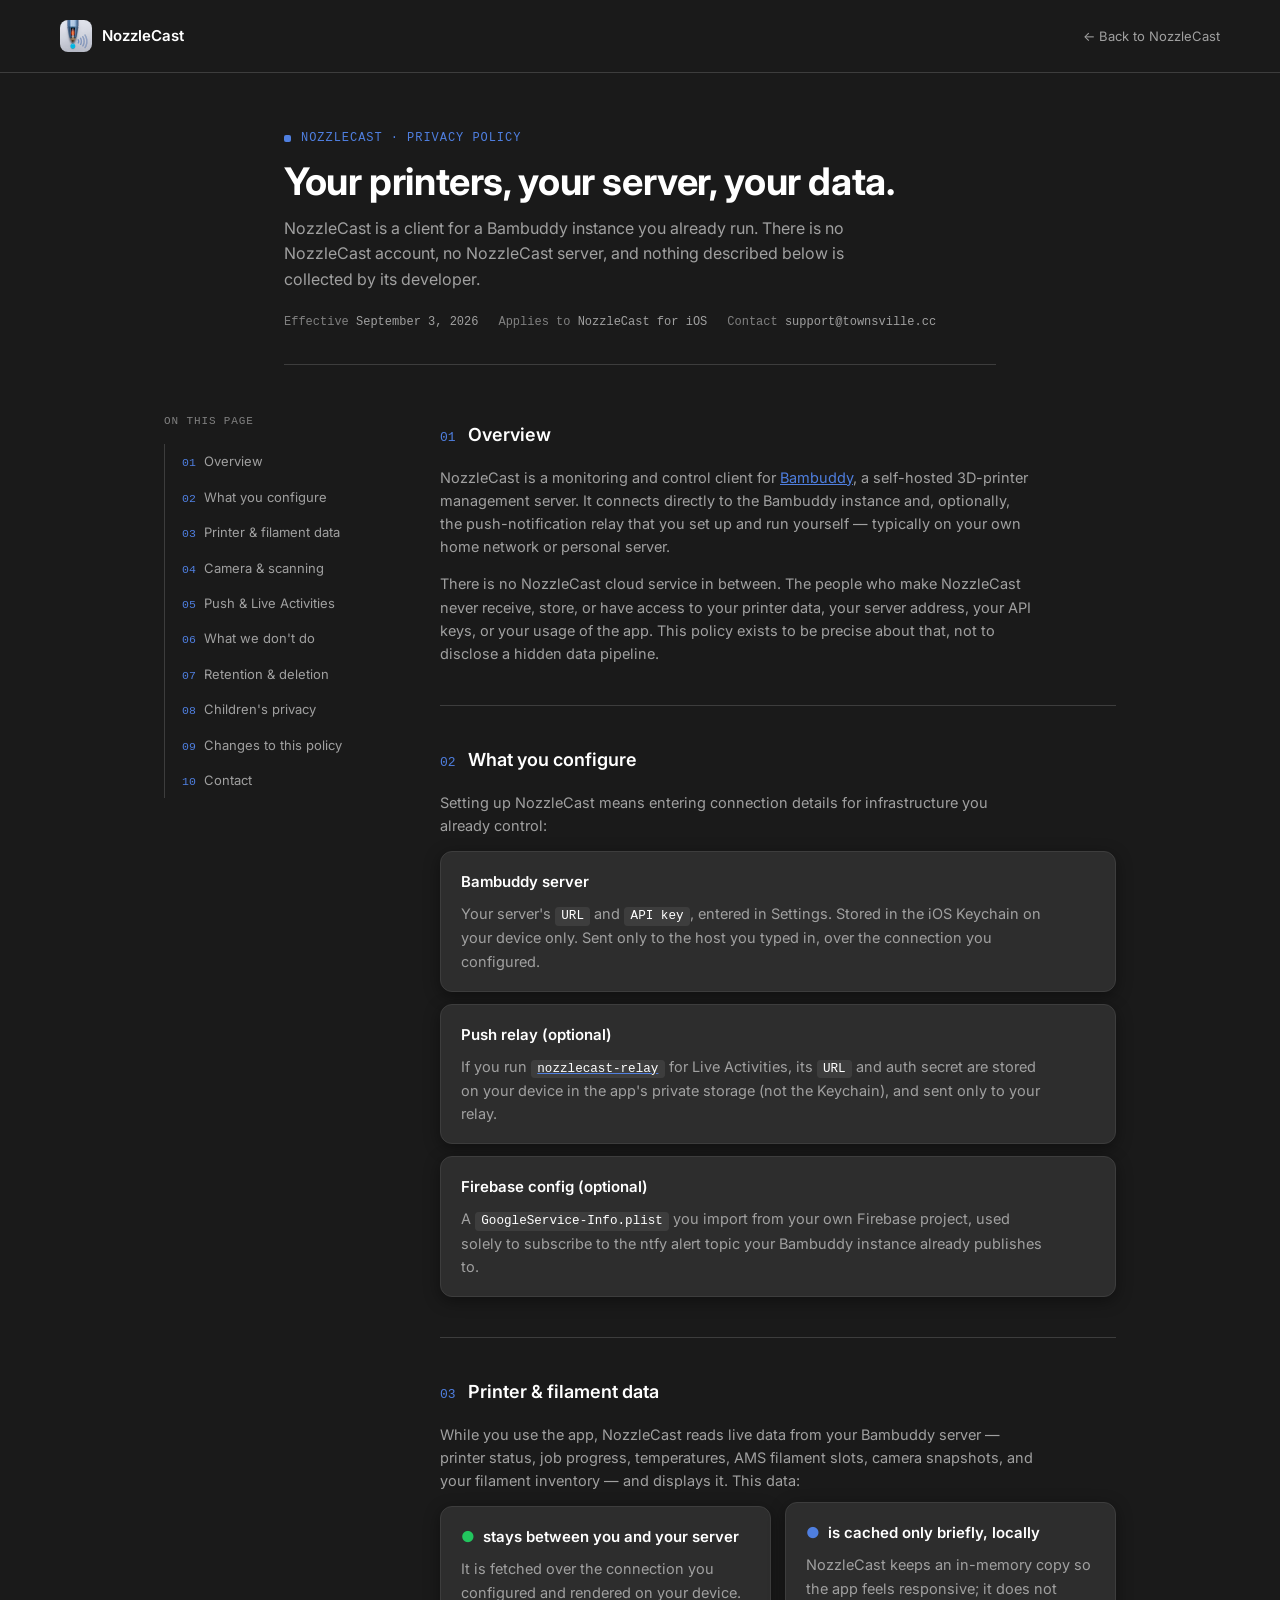
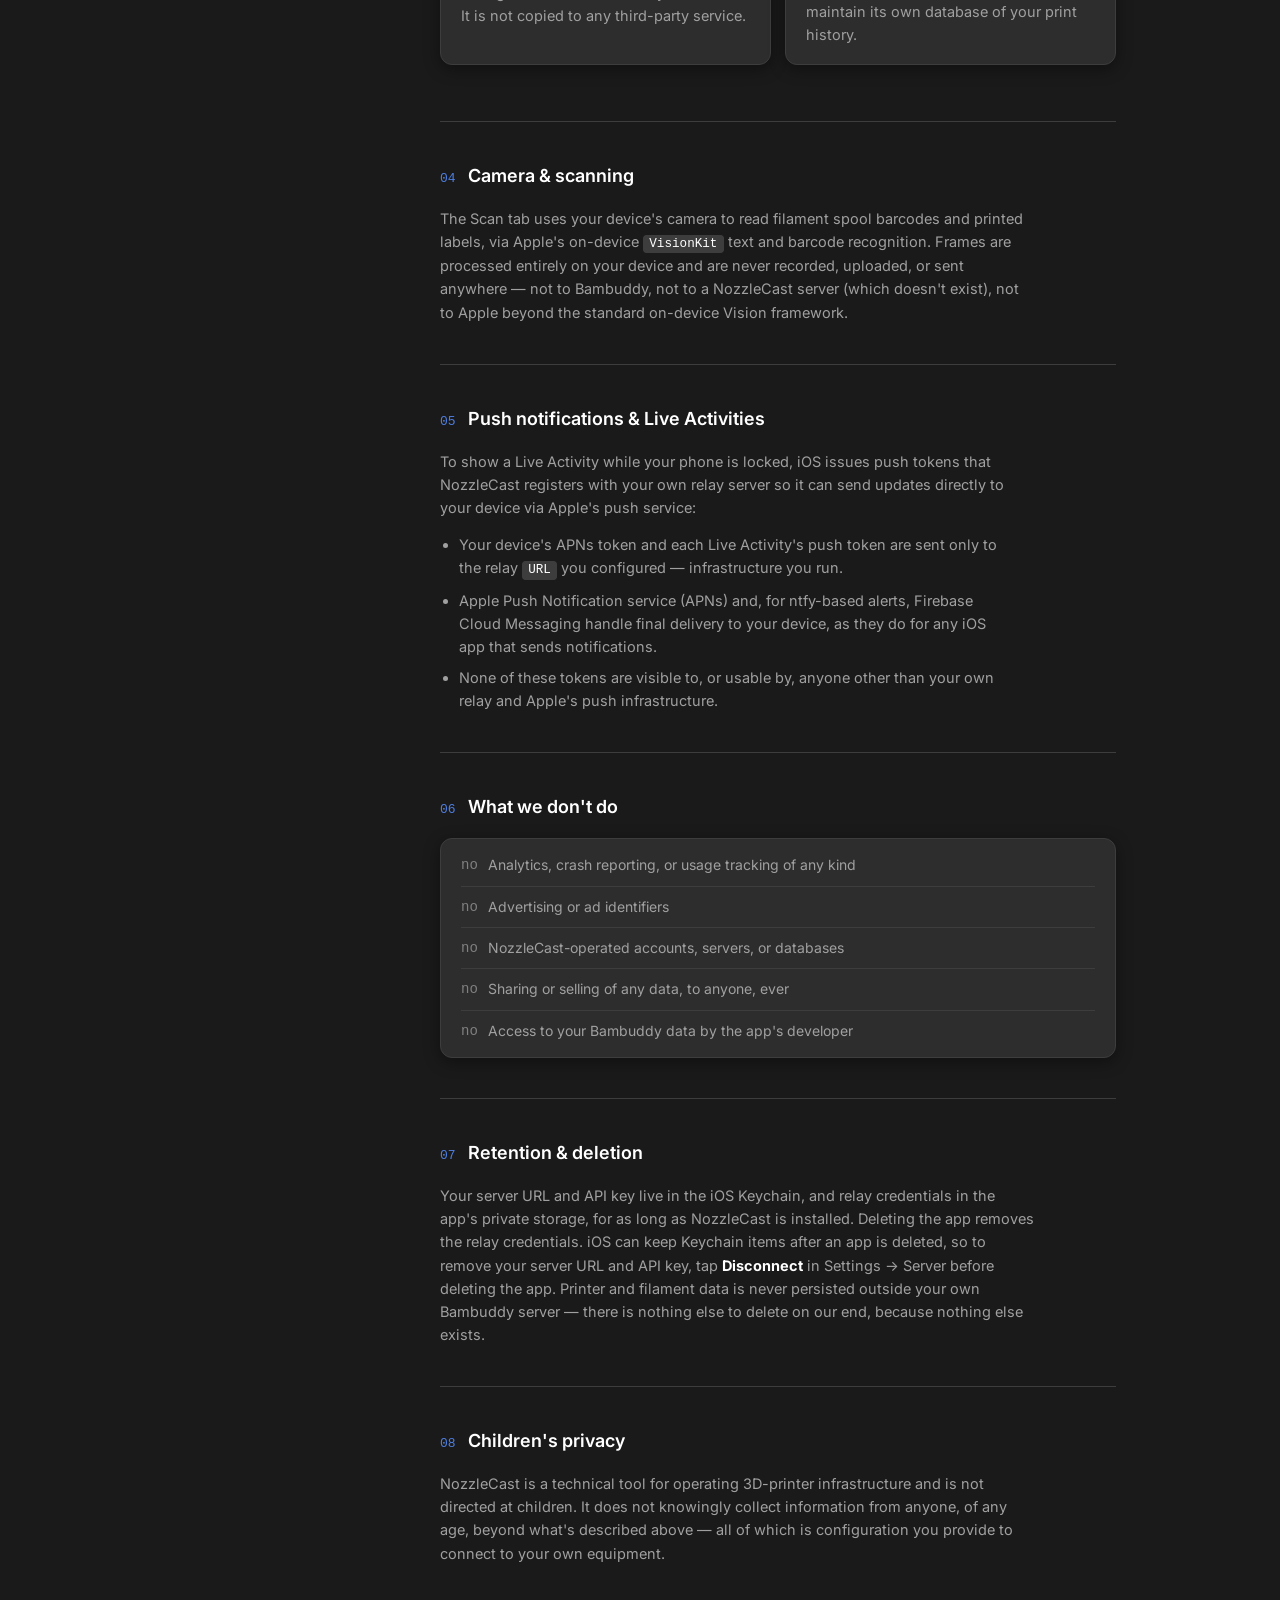
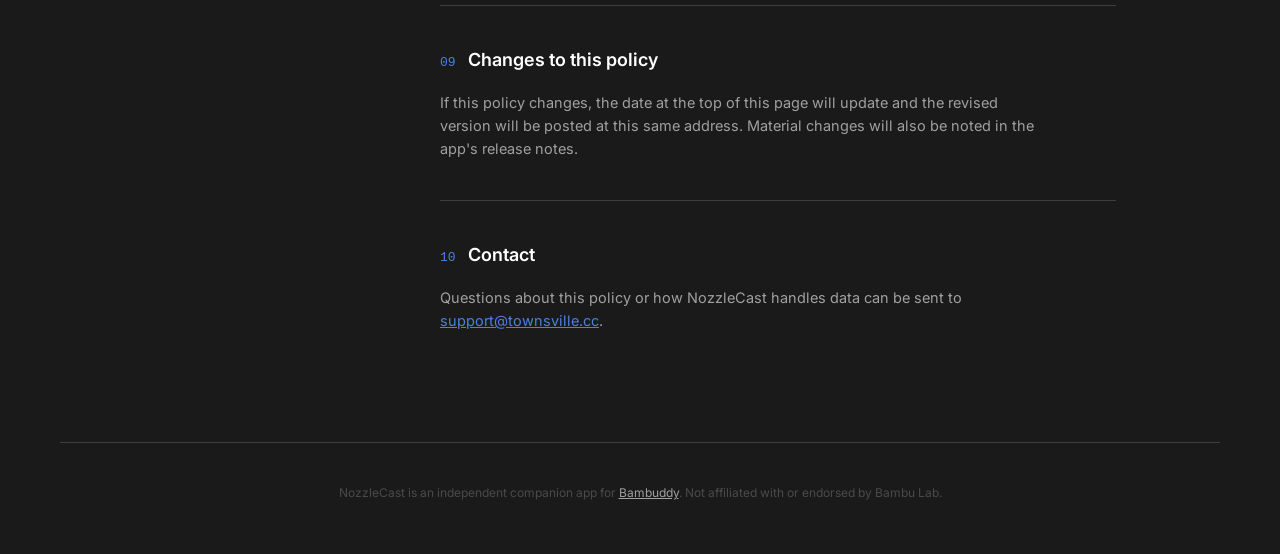
<file: privacy.html>
<!DOCTYPE html>
<html lang="en">
<head>
<meta charset="utf-8">
<meta name="viewport" content="width=device-width, initial-scale=1">
<title>NozzleCast Privacy Policy</title>
<meta name="description" content="NozzleCast privacy policy: no NozzleCast account, no NozzleCast server, no data collected by the developer.">
<link rel="preconnect" href="https://fonts.googleapis.com">
<link rel="preconnect" href="https://fonts.gstatic.com" crossorigin>
<link rel="stylesheet" href="https://fonts.googleapis.com/css2?family=Inter:wght@400;500;600;700&display=swap">
<style>
  :root {
    --accent: #2A5FCC;
    --accent-light: #4F7FE0;
    --bg-primary: #1a1a1a;
    --bg-secondary: #2d2d2d;
    --bg-tertiary: #3d3d3d;
    --text-primary: #ffffff;
    --text-secondary: #a0a0a0;
    --text-muted: #808080;
    --text-tertiary: #4a4a4a;
    --border-color: #3d3d3d;
  }
  * { box-sizing: border-box; }
  html { font-size: 14.4px; }
  body {
    margin: 0;
    background: var(--bg-primary);
    color: var(--text-primary);
    font-family: 'Inter', system-ui, -apple-system, 'Segoe UI', Roboto, sans-serif;
    line-height: 1.6;
    font-size: 14.4px;
    -webkit-font-smoothing: antialiased;
  }
  a { color: var(--accent-light); }
  a:hover { color: var(--accent); }

  /* HEADER */
  .site-header {
    border-bottom: 1px solid var(--border-color);
    padding: 20px 24px;
  }
  .site-header .inner {
    max-width: 1160px;
    margin: 0 auto;
    display: flex;
    align-items: center;
    justify-content: space-between;
    gap: 16px;
  }
  .brand {
    display: flex;
    align-items: center;
    gap: 10px;
    text-decoration: none;
    color: var(--text-primary);
    font-weight: 600;
    font-size: 15px;
  }
  .brand .mark {
    width: 32px; height: 32px; border-radius: 8px;
    object-fit: cover;
    flex-shrink: 0;
  }
  .back-link {
    font-size: 13px;
    color: var(--text-secondary);
    text-decoration: none;
    display: inline-flex;
    align-items: center;
    gap: 6px;
  }
  .back-link:hover { color: var(--text-primary); }

  /* MASTHEAD */
  header.masthead {
    max-width: 760px;
    margin: 0 auto;
    padding: 56px 24px 8px;
  }
  .eyebrow {
    font-family: ui-monospace, SFMono-Regular, 'SF Mono', Menlo, Consolas, monospace;
    font-size: 12px;
    letter-spacing: 0.08em;
    text-transform: uppercase;
    color: var(--accent-light);
    display: flex;
    align-items: center;
    gap: 10px;
    margin-bottom: 12px;
  }
  .eyebrow .dot {
    width: 7px; height: 7px; border-radius: 2px;
    background: var(--accent-light);
    display: inline-block;
    flex-shrink: 0;
  }
  h1 {
    font-weight: 700;
    font-size: clamp(28px, 4vw, 38px);
    letter-spacing: -0.01em;
    margin: 0 0 12px;
    line-height: 1.15;
  }
  .dek {
    color: var(--text-secondary);
    font-size: 16px;
    max-width: 60ch;
    margin: 0 0 20px;
  }
  .meta-row {
    display: flex;
    gap: 20px;
    flex-wrap: wrap;
    font-family: ui-monospace, SFMono-Regular, 'SF Mono', Menlo, Consolas, monospace;
    font-size: 12px;
    color: var(--text-muted);
    padding-bottom: 32px;
    border-bottom: 1px solid var(--border-color);
  }
  .meta-row b { color: var(--text-secondary); font-weight: 500; }

  /* LAYOUT */
  .shell {
    display: grid;
    grid-template-columns: 220px minmax(0, 680px);
    justify-content: center;
    gap: 56px;
    max-width: 1000px;
    margin: 0 auto;
    padding: 40px 24px 96px;
  }

  nav.toc {
    position: sticky;
    top: 32px;
    align-self: start;
  }
  nav.toc .toc-label {
    font-family: ui-monospace, SFMono-Regular, 'SF Mono', Menlo, Consolas, monospace;
    font-size: 11px;
    letter-spacing: 0.08em;
    text-transform: uppercase;
    color: var(--text-muted);
    margin-bottom: 14px;
  }
  nav.toc ol {
    list-style: none;
    padding: 0;
    margin: 0;
    border-left: 1px solid var(--border-color);
  }
  nav.toc li { margin: 0; }
  nav.toc a {
    display: block;
    padding: 7px 0 7px 16px;
    margin-left: -1px;
    border-left: 2px solid transparent;
    color: var(--text-secondary);
    text-decoration: none;
    font-size: 13px;
    transition: color .15s ease, border-color .15s ease;
  }
  nav.toc a:hover, nav.toc a:focus-visible {
    color: var(--text-primary);
    border-left-color: var(--accent-light);
  }
  nav.toc .num {
    font-family: ui-monospace, SFMono-Regular, 'SF Mono', Menlo, Consolas, monospace;
    color: var(--accent-light);
    margin-right: 8px;
    font-size: 11.5px;
  }

  main { min-width: 0; }

  section {
    padding-top: 40px;
    margin-top: 40px;
    border-top: 1px solid var(--border-color);
    scroll-margin-top: 24px;
  }
  section:first-of-type {
    border-top: none;
    padding-top: 0;
    margin-top: 8px;
  }

  h2 {
    font-weight: 600;
    font-size: 18px;
    display: flex;
    align-items: baseline;
    gap: 12px;
    margin: 0 0 16px;
  }
  h2 .num {
    font-family: ui-monospace, SFMono-Regular, 'SF Mono', Menlo, Consolas, monospace;
    font-weight: 400;
    color: var(--accent-light);
    font-size: 13px;
  }

  p { margin: 0 0 14px; max-width: 66ch; color: var(--text-secondary); font-size: 14.5px; }
  p a { color: var(--accent-light); }
  ul { margin: 0 0 14px; padding-left: 1.3em; max-width: 62ch; color: var(--text-secondary); font-size: 14.5px; }
  li { margin-bottom: 8px; }
  strong { color: var(--text-primary); }

  code {
    font-family: ui-monospace, SFMono-Regular, 'SF Mono', Menlo, Consolas, monospace;
    font-size: 0.87em;
    background: var(--bg-tertiary);
    border: 1px solid var(--border-color);
    padding: 0.1em 0.42em;
    border-radius: 4px;
    color: var(--text-primary);
    white-space: nowrap;
  }

  .card {
    background: var(--bg-secondary);
    border: 1px solid var(--border-color);
    border-radius: 12px;
    padding: 18px 20px;
    margin: 0 0 16px;
    box-shadow: 0 4px 16px rgba(0, 0, 0, 0.4);
  }
  .card h3 {
    font-size: 15px;
    font-weight: 600;
    margin: 0 0 8px;
    color: var(--text-primary);
    display: flex;
    align-items: center;
    gap: 8px;
  }
  .card p { margin: 0; }
  .card p:last-child { margin-bottom: 0; }
  .card + .card { margin-top: -4px; }

  .flow-grid {
    display: grid;
    grid-template-columns: repeat(auto-fit, minmax(220px, 1fr));
    gap: 14px;
    margin: 0 0 20px;
  }

  .dot-you { color: #22c55e; }
  .dot-server { color: var(--accent-light); }

  .no-row {
    display: flex;
    gap: 10px;
    align-items: flex-start;
    font-size: 14px;
    color: var(--text-secondary);
    padding: 9px 0;
    border-bottom: 1px solid var(--border-color);
  }
  .no-row:last-child { border-bottom: none; }
  .no-row .x {
    font-family: ui-monospace, SFMono-Regular, 'SF Mono', Menlo, Consolas, monospace;
    color: var(--text-muted);
    flex-shrink: 0;
  }

  footer.page-footer {
    max-width: 1160px;
    margin: 0 auto;
    padding: 40px 24px 56px;
    border-top: 1px solid var(--border-color);
    font-size: 12px;
    color: var(--text-tertiary);
    text-align: center;
  }
  footer.page-footer a { color: var(--text-secondary); }

  @media (max-width: 780px) {
    .shell { grid-template-columns: minmax(0, 1fr); padding: 32px 20px 72px; }
    nav.toc { position: static; margin-bottom: 8px; }
    nav.toc ol { columns: 2; border-left: none; }
    nav.toc a { border-left: none; padding-left: 0; }
    nav.toc a:hover { border-left: none; }
  }
</style>
</head>
<body>

<div class="site-header">
  <div class="inner">
    <a class="brand" href="/">
      <img class="mark" src="/assets/nozzlecast-icon.png" alt="NozzleCast icon">
      NozzleCast
    </a>
    <a class="back-link" href="/">&larr; Back to NozzleCast</a>
  </div>
</div>

<header class="masthead">
  <div class="eyebrow"><span class="dot"></span>NozzleCast · Privacy Policy</div>
  <h1>Your printers, your server, your data.</h1>
  <p class="dek">NozzleCast is a client for a Bambuddy instance you already run. There is no NozzleCast account, no NozzleCast server, and nothing described below is collected by its developer.</p>
  <div class="meta-row">
    <span>Effective <b>September 3, 2026</b></span>
    <span>Applies to <b>NozzleCast for iOS</b></span>
    <span>Contact <b>support@townsville.cc</b></span>
  </div>
</header>

<div class="shell">
  <nav class="toc" aria-label="Sections">
    <div class="toc-label">On this page</div>
    <ol>
      <li><a href="#overview"><span class="num">01</span>Overview</a></li>
      <li><a href="#config"><span class="num">02</span>What you configure</a></li>
      <li><a href="#printing"><span class="num">03</span>Printer &amp; filament data</a></li>
      <li><a href="#camera"><span class="num">04</span>Camera &amp; scanning</a></li>
      <li><a href="#push"><span class="num">05</span>Push &amp; Live Activities</a></li>
      <li><a href="#not-collected"><span class="num">06</span>What we don't do</a></li>
      <li><a href="#retention"><span class="num">07</span>Retention &amp; deletion</a></li>
      <li><a href="#children"><span class="num">08</span>Children's privacy</a></li>
      <li><a href="#changes"><span class="num">09</span>Changes to this policy</a></li>
      <li><a href="#contact"><span class="num">10</span>Contact</a></li>
    </ol>
  </nav>

  <main>
    <section id="overview">
      <h2><span class="num">01</span>Overview</h2>
      <p>NozzleCast is a monitoring and control client for <a href="https://bambuddy.cool" target="_blank" rel="noopener">Bambuddy</a>, a self-hosted 3D-printer management server. It connects directly to the Bambuddy instance and, optionally, the push-notification relay that you set up and run yourself — typically on your own home network or personal server.</p>
      <p>There is no NozzleCast cloud service in between. The people who make NozzleCast never receive, store, or have access to your printer data, your server address, your API keys, or your usage of the app. This policy exists to be precise about that, not to disclose a hidden data pipeline.</p>
    </section>

    <section id="config">
      <h2><span class="num">02</span>What you configure</h2>
      <p>Setting up NozzleCast means entering connection details for infrastructure you already control:</p>
      <div class="card">
        <h3>Bambuddy server</h3>
        <p>Your server's <code>URL</code> and <code>API key</code>, entered in Settings. Stored in the iOS Keychain on your device only. Sent only to the host you typed in, over the connection you configured.</p>
      </div>
      <div class="card">
        <h3>Push relay (optional)</h3>
        <p>If you run <a href="https://github.com/hibikipr/nozzlecast-relay" target="_blank" rel="noopener"><code>nozzlecast-relay</code></a> for Live Activities, its <code>URL</code> and auth secret are stored on your device in the app's private storage (not the Keychain), and sent only to your relay.</p>
      </div>
      <div class="card">
        <h3>Firebase config (optional)</h3>
        <p>A <code>GoogleService-Info.plist</code> you import from your own Firebase project, used solely to subscribe to the ntfy alert topic your Bambuddy instance already publishes to.</p>
      </div>
    </section>

    <section id="printing">
      <h2><span class="num">03</span>Printer &amp; filament data</h2>
      <p>While you use the app, NozzleCast reads live data from your Bambuddy server — printer status, job progress, temperatures, AMS filament slots, camera snapshots, and your filament inventory — and displays it. This data:</p>
      <div class="flow-grid">
        <div class="card">
          <h3><span class="dot-you">●</span> stays between you and your server</h3>
          <p>It is fetched over the connection you configured and rendered on your device. It is not copied to any third-party service.</p>
        </div>
        <div class="card">
          <h3><span class="dot-server">●</span> is cached only briefly, locally</h3>
          <p>NozzleCast keeps an in-memory copy so the app feels responsive; it does not maintain its own database of your print history.</p>
        </div>
      </div>
    </section>

    <section id="camera">
      <h2><span class="num">04</span>Camera &amp; scanning</h2>
      <p>The Scan tab uses your device's camera to read filament spool barcodes and printed labels, via Apple's on-device <code>VisionKit</code> text and barcode recognition. Frames are processed entirely on your device and are never recorded, uploaded, or sent anywhere — not to Bambuddy, not to a NozzleCast server (which doesn't exist), not to Apple beyond the standard on-device Vision framework.</p>
    </section>

    <section id="push">
      <h2><span class="num">05</span>Push notifications &amp; Live Activities</h2>
      <p>To show a Live Activity while your phone is locked, iOS issues push tokens that NozzleCast registers with your own relay server so it can send updates directly to your device via Apple's push service:</p>
      <ul>
        <li>Your device's APNs token and each Live Activity's push token are sent only to the relay <code>URL</code> you configured — infrastructure you run.</li>
        <li>Apple Push Notification service (APNs) and, for ntfy-based alerts, Firebase Cloud Messaging handle final delivery to your device, as they do for any iOS app that sends notifications.</li>
        <li>None of these tokens are visible to, or usable by, anyone other than your own relay and Apple's push infrastructure.</li>
      </ul>
    </section>

    <section id="not-collected">
      <h2><span class="num">06</span>What we don't do</h2>
      <div class="card" style="padding-top:6px; padding-bottom:6px;">
        <div class="no-row"><span class="x">no</span><span>Analytics, crash reporting, or usage tracking of any kind</span></div>
        <div class="no-row"><span class="x">no</span><span>Advertising or ad identifiers</span></div>
        <div class="no-row"><span class="x">no</span><span>NozzleCast-operated accounts, servers, or databases</span></div>
        <div class="no-row"><span class="x">no</span><span>Sharing or selling of any data, to anyone, ever</span></div>
        <div class="no-row"><span class="x">no</span><span>Access to your Bambuddy data by the app's developer</span></div>
      </div>
    </section>

    <section id="retention">
      <h2><span class="num">07</span>Retention &amp; deletion</h2>
      <p>Your server URL and API key live in the iOS Keychain, and relay credentials in the app's private storage, for as long as NozzleCast is installed. Deleting the app removes the relay credentials. iOS can keep Keychain items after an app is deleted, so to remove your server URL and API key, tap <strong>Disconnect</strong> in Settings &rarr; Server before deleting the app. Printer and filament data is never persisted outside your own Bambuddy server — there is nothing else to delete on our end, because nothing else exists.</p>
    </section>

    <section id="children">
      <h2><span class="num">08</span>Children's privacy</h2>
      <p>NozzleCast is a technical tool for operating 3D-printer infrastructure and is not directed at children. It does not knowingly collect information from anyone, of any age, beyond what's described above — all of which is configuration you provide to connect to your own equipment.</p>
    </section>

    <section id="changes">
      <h2><span class="num">09</span>Changes to this policy</h2>
      <p>If this policy changes, the date at the top of this page will update and the revised version will be posted at this same address. Material changes will also be noted in the app's release notes.</p>
    </section>

    <section id="contact">
      <h2><span class="num">10</span>Contact</h2>
      <p>Questions about this policy or how NozzleCast handles data can be sent to <a href="mailto:support@townsville.cc">support@townsville.cc</a>.</p>
    </section>
  </main>
</div>

<footer class="page-footer">
  NozzleCast is an independent companion app for <a href="https://bambuddy.cool" target="_blank" rel="noopener">Bambuddy</a>. Not affiliated with or endorsed by Bambu Lab.
</footer>

</body>
</html>
</file>
